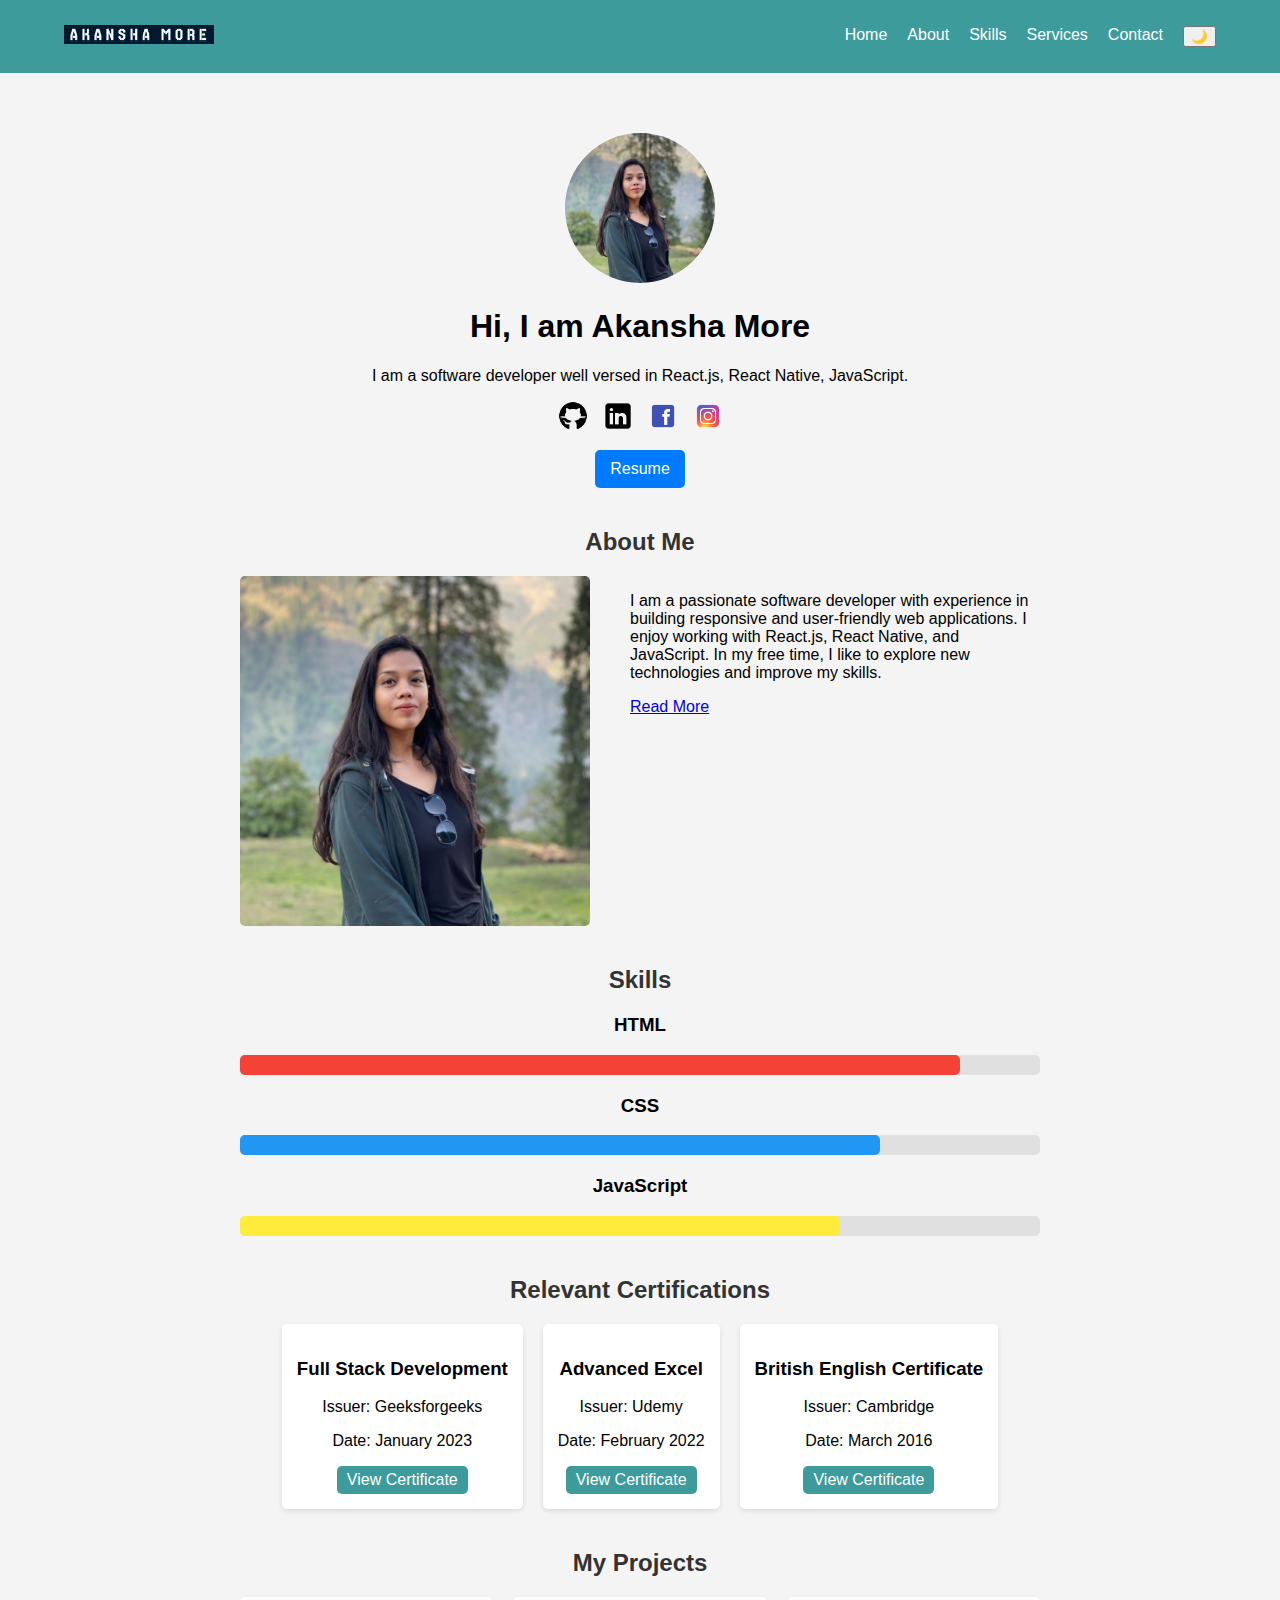
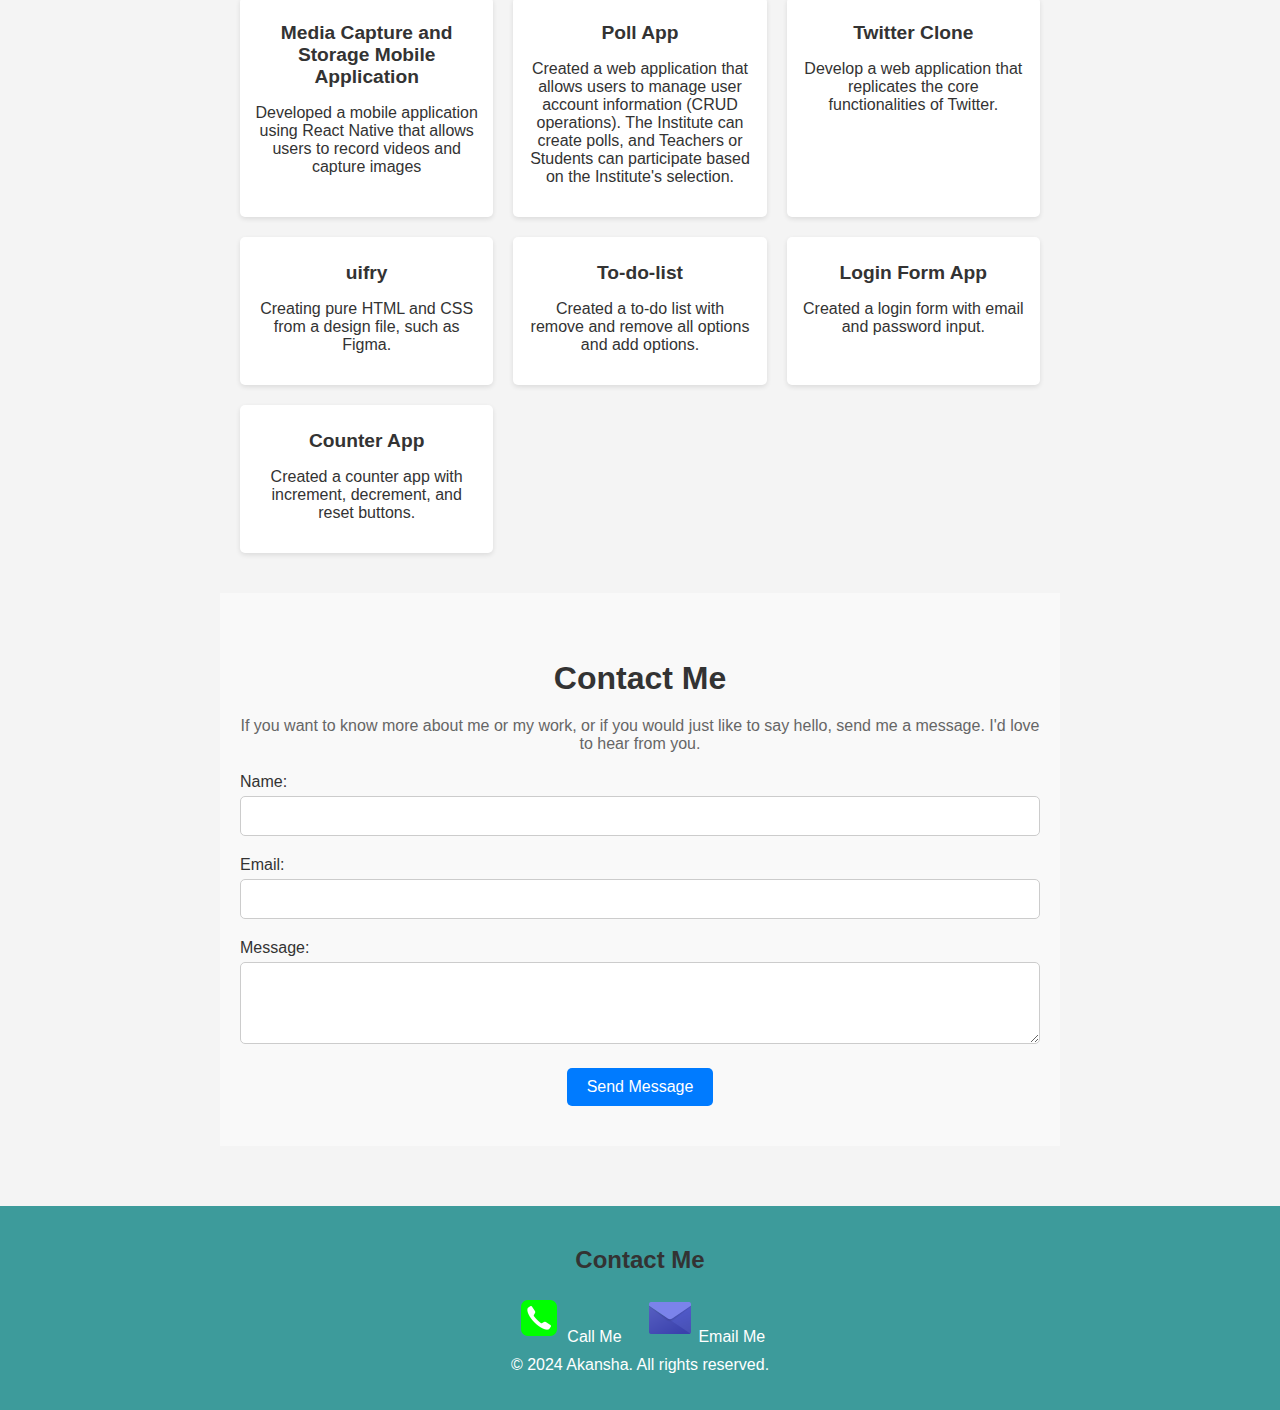
<file: index.html>
<!DOCTYPE html>
<html lang="en">

<head>
    <meta charset="utf-8">
    <meta name="viewport" content="width=device-width, initial-scale=1">
    <title>Akansha More Portfolio</title>
    <link rel="stylesheet" href="index.css">
</head>

<body>
    <!-- Header Section -->
    <header>
        <div class="container">
            <div class="logo">
                <img src="./assets/images/logo.png" alt="Logo" />
            </div>

            <nav>
                <ul>
                    <li><a href="#home">Home</a></li>
                    <li><a href="#about">About</a></li>
                    <li><a href="#skills">Skills</a></li>
                    <li><a href="#projects">Services</a></li>
                    <li><a href="#contact">Contact</a></li>
                    <li><button id="theme-toggle">🌙</button></li>
                </ul>
            </nav>
        </div>
    </header>

    <!-- Main Content -->
    <main>
        <!-- Home Section -->
        <section id="home">
            <div class="details-container">
                <img src="./assets/images/dp.jpeg" class="profile-picture" />
                <h1>Hi, I am Akansha More</h1>
                <p>I am a software developer well versed in React.js, React Native, JavaScript.</p>
                <div class="social-icons">
                    <a href="https://github.com/akanshamore" target="_blank">
                        <img src="./assets/images/github-icon.png" alt="GitHub" />
                    </a>
                    <a href="https://linkedin.com/in/akansha-more/" target="_blank">
                        <img src="./assets/images/linkedin-icon.png" alt="LinkedIn" />
                    </a>
                    <a href="https://www.facebook.com/akansha.more.1" target="_blank">
                        <img src="./assets/images/facebook-icon.png" alt="Facebook" />
                    </a>
                    <a href="https://www.instagram.com/akanshamore21/" target="_blank">
                        <img src="./assets/images/instagram-icon.png" alt="Instagram" />
                    </a>
                </div>
                <a class="resume-icon" target="_blank" href="assets/resume/Akansha_More.pdf">Resume</a>
            </div>
        </section>

        <!-- About Section -->
        <section id="about">
            <h2>About Me</h2>
            <div class="about-container">
                <img src="./assets/images/dp.jpeg" class="about-profile-picture" />
                <div class="about-content">
                    <p>I am a passionate software developer with experience in building responsive and user-friendly web applications. I enjoy working with React.js, React Native, and JavaScript. In my free time, I like to explore new technologies and improve my skills.</p>
                    <a class="read-more-button" href="#more-about">Read More</a>
                </div>
            </div>
        </section>

        <!-- Skills Section -->
        <section id="skills">
            <h2>Skills</h2>
            <div class="skills-container">
                <div class="skill">
                    <h3>HTML</h3>
                    <div class="progress-bar">
                        <div class="progress html"></div>
                    </div>
                </div>
                <div class="skill">
                    <h3>CSS</h3>
                    <div class="progress-bar">
                        <div class="progress css"></div>
                    </div>
                </div>
                <div class="skill">
                    <h3>JavaScript</h3>
                    <div class="progress-bar">
                        <div class="progress js"></div>
                    </div>
                </div>
            </div>
        </section>

        <!-- Certifications Section -->
        <section id="certifications">
            <h2>Relevant Certifications</h2>
            <div class="certifications-container">
                <div class="certification-card">
                    <h3>Full Stack Development</h3>
                    <p>Issuer: Geeksforgeeks</p>
                    <p>Date: January 2023</p>
                    <a href="./assets/images/geeksforgeekscert.pdf" target="_blank" class="cert-button">View Certificate</a>
                </div>
                <div class="certification-card">
                    <h3>Advanced Excel</h3>
                    <p>Issuer: Udemy</p>
                    <p>Date: February 2022</p>
                    <a href="./assets/images/excel.pdf" target="_blank" class="cert-button">View Certificate</a>
                </div>
                <div class="certification-card">
                    <h3>British English Certificate</h3>
                    <p>Issuer: Cambridge</p>
                    <p>Date: March 2016</p>
                    <a href="./assets/images/excel.pdf" target="_blank" class="cert-button">View Certificate</a>
                </div>
            </div>
        </section>

        <!-- Projects Section -->
        <section id="projects">
            <h2>My Projects</h2>
            <div class="projects-container">
                <div class="project-card">
                    <a href="https://github.com/akanshamore/originbluy" target="_blank">
                        <h3>Media Capture and Storage Mobile Application</h3>
                        <p>Developed a mobile application using React Native that allows users to record videos and capture images</p>
                    </a>
                </div>
                <div class="project-card">
                    <a href="https://github.com/akanshamore/poll-app" target="_blank">
                        <h3>Poll App</h3>
                        <p>Created a web application that allows users to manage user account information (CRUD operations). The Institute can create polls, and Teachers or Students can participate based on the Institute's selection.</p>
                    </a>
                </div>
                <div class="project-card">
                    <a href="https://github.com/akanshamore/twitter-clone" target="_blank">
                        <h3>Twitter Clone</h3>
                        <p>Develop a web application that replicates the core functionalities of Twitter.</p>
                    </a>
                </div>
                <div class="project-card">
                    <a href="https://github.com/akanshamore/uifry" target="_blank">
                        <h3>uifry</h3>
                        <p>Creating pure HTML and CSS from a design file, such as Figma.</p>
                    </a>
                </div>
                <div class="project-card">
                    <a href="https://github.com/akanshamore/to-do-list" target="_blank">
                        <h3>To-do-list</h3>
                        <p>Created a to-do list with remove and remove all options and add options.</p>
                    </a>
                </div>
                <div class="project-card">
                    <a href="https://github.com/akanshamore/login-form-app" target="_blank">
                        <h3>Login Form App</h3>
                        <p>Created a login form with email and password input.</p>
                    </a>
                </div>
                <div class="project-card">
                    <a href="https://github.com/akanshamore/the-counter-app" target="_blank">
                        <h3>Counter App</h3>
                        <p>Created a counter app with increment, decrement, and reset buttons.</p>
                    </a>
                </div>
            </div>
        </section>

        <!-- Contact Section -->
        <section id="contact">
            <div class="contact-container">
                <h2>Contact Me</h2>
                <p>If you want to know more about me or my work, or if you would just like to say hello, send me a message. I'd love to hear from you.</p>
                <form id="contact-form">
                    <div class="form-group">
                        <label for="name">Name:</label>
                        <input type="text" id="name" name="name" required>
                    </div>
                    <div class="form-group">
                        <label for="email">Email:</label>
                        <input type="email" id="email" name="email" required>
                    </div>
                    <div class="form-group">
                        <label for="message">Message:</label>
                        <textarea id="message" name="message" rows="4" required></textarea>
                    </div>
                    <button type="submit">Send Message</button>
                </form>
            </div>
        </section>
    </main>

    <!-- Footer Section -->
    <footer>
        <div class="footer-container">
            <h2>Contact Me</h2>
            <a href="tel:+919179683666" class="footer-button">
                <img src="./assets/images/phone-icon.png" alt="Phone Icon" class="icon"> Call Me
            </a>
            <a href="mailto:akanshamore12@outlook.com" class="footer-button">
                <img src="./assets/images/email-icon.png" alt="Email Icon" class="icon"> Email Me
            </a>
            <p class="copyright">© 2024 Akansha. All rights reserved.</p>
        </div>
    </footer>

    <!-- JavaScript for Theme Toggle -->
    <script>
        const themeToggle = document.getElementById('theme-toggle');
        const body = document.body;
        const header = document.querySelector('header');
        const footer = document.querySelector('footer');
    
        themeToggle.addEventListener('click', () => {
            body.classList.toggle('dark-mode');
            header.classList.toggle('dark-mode');
            footer.classList.toggle('dark-mode');
            themeToggle.textContent = body.classList.contains('dark-mode') ? '☀️' : '🌙';
        });
    </script>
</body>

</html>
</file>
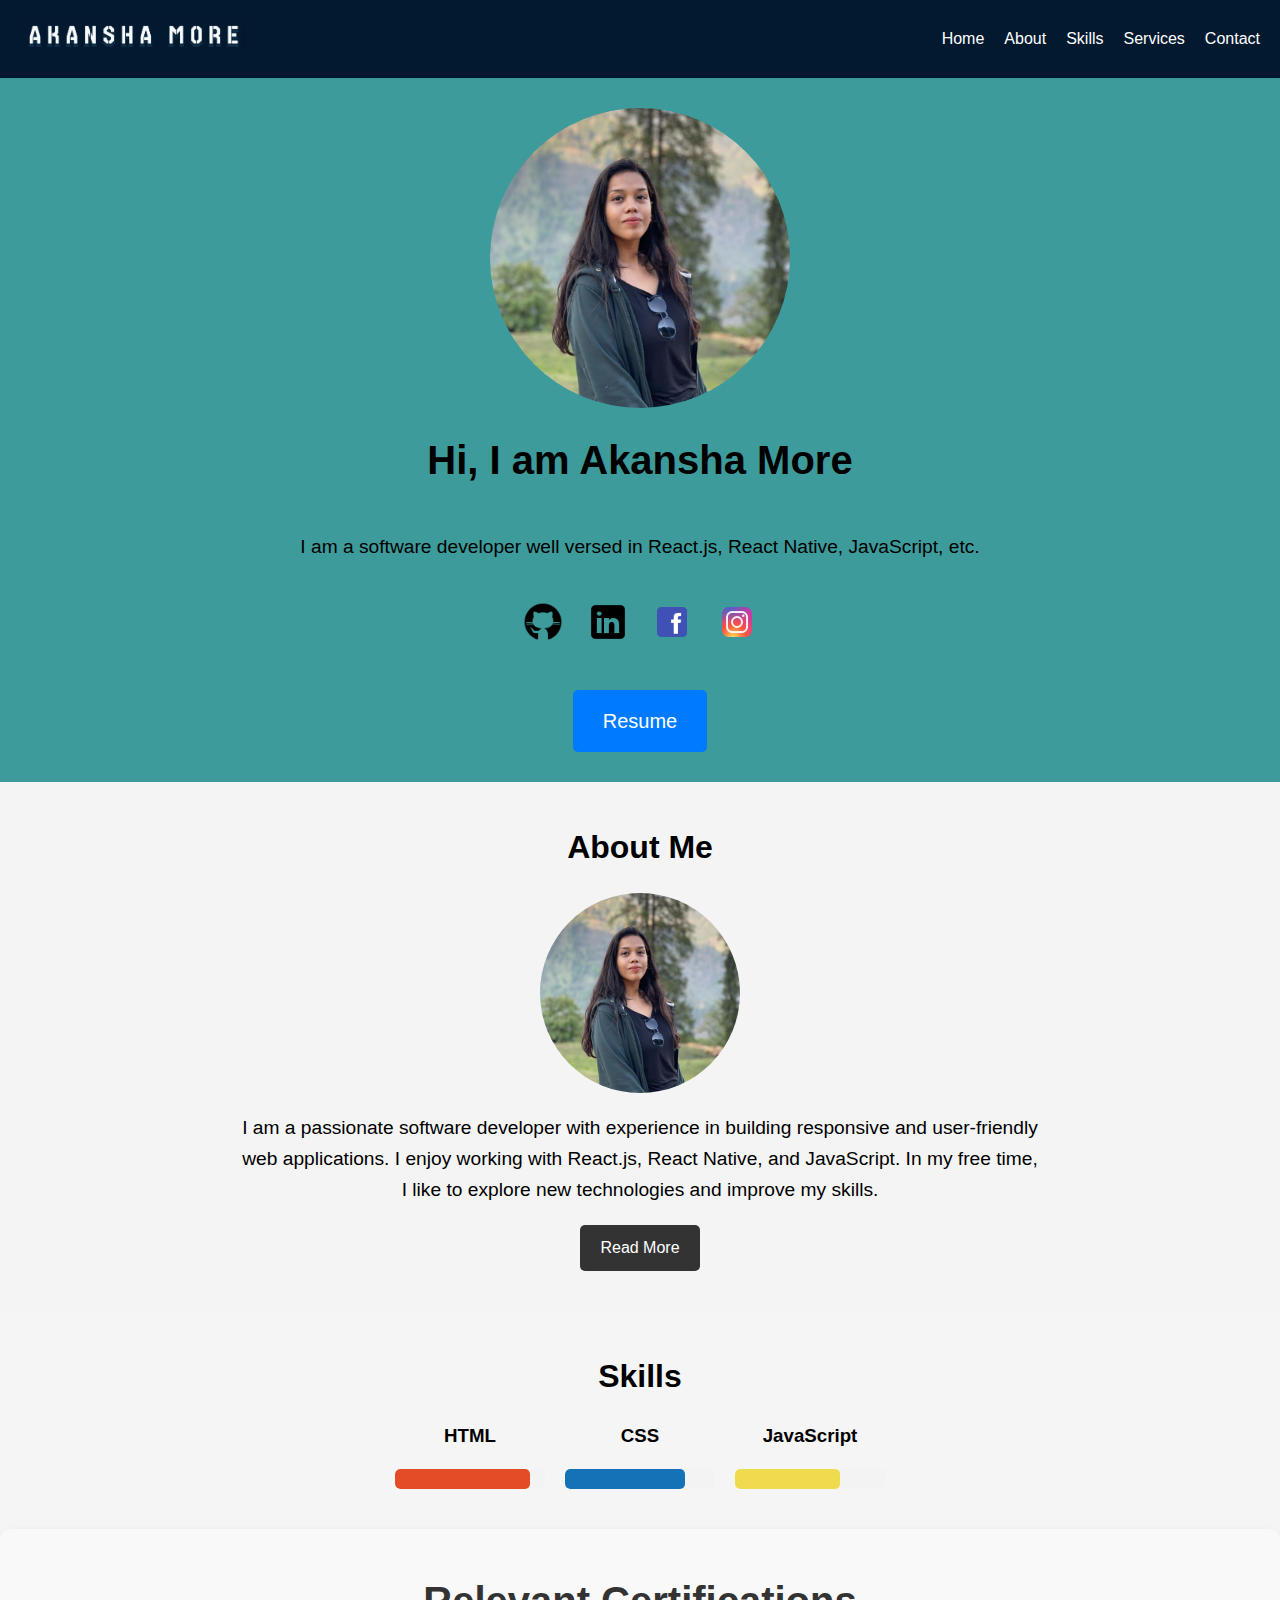
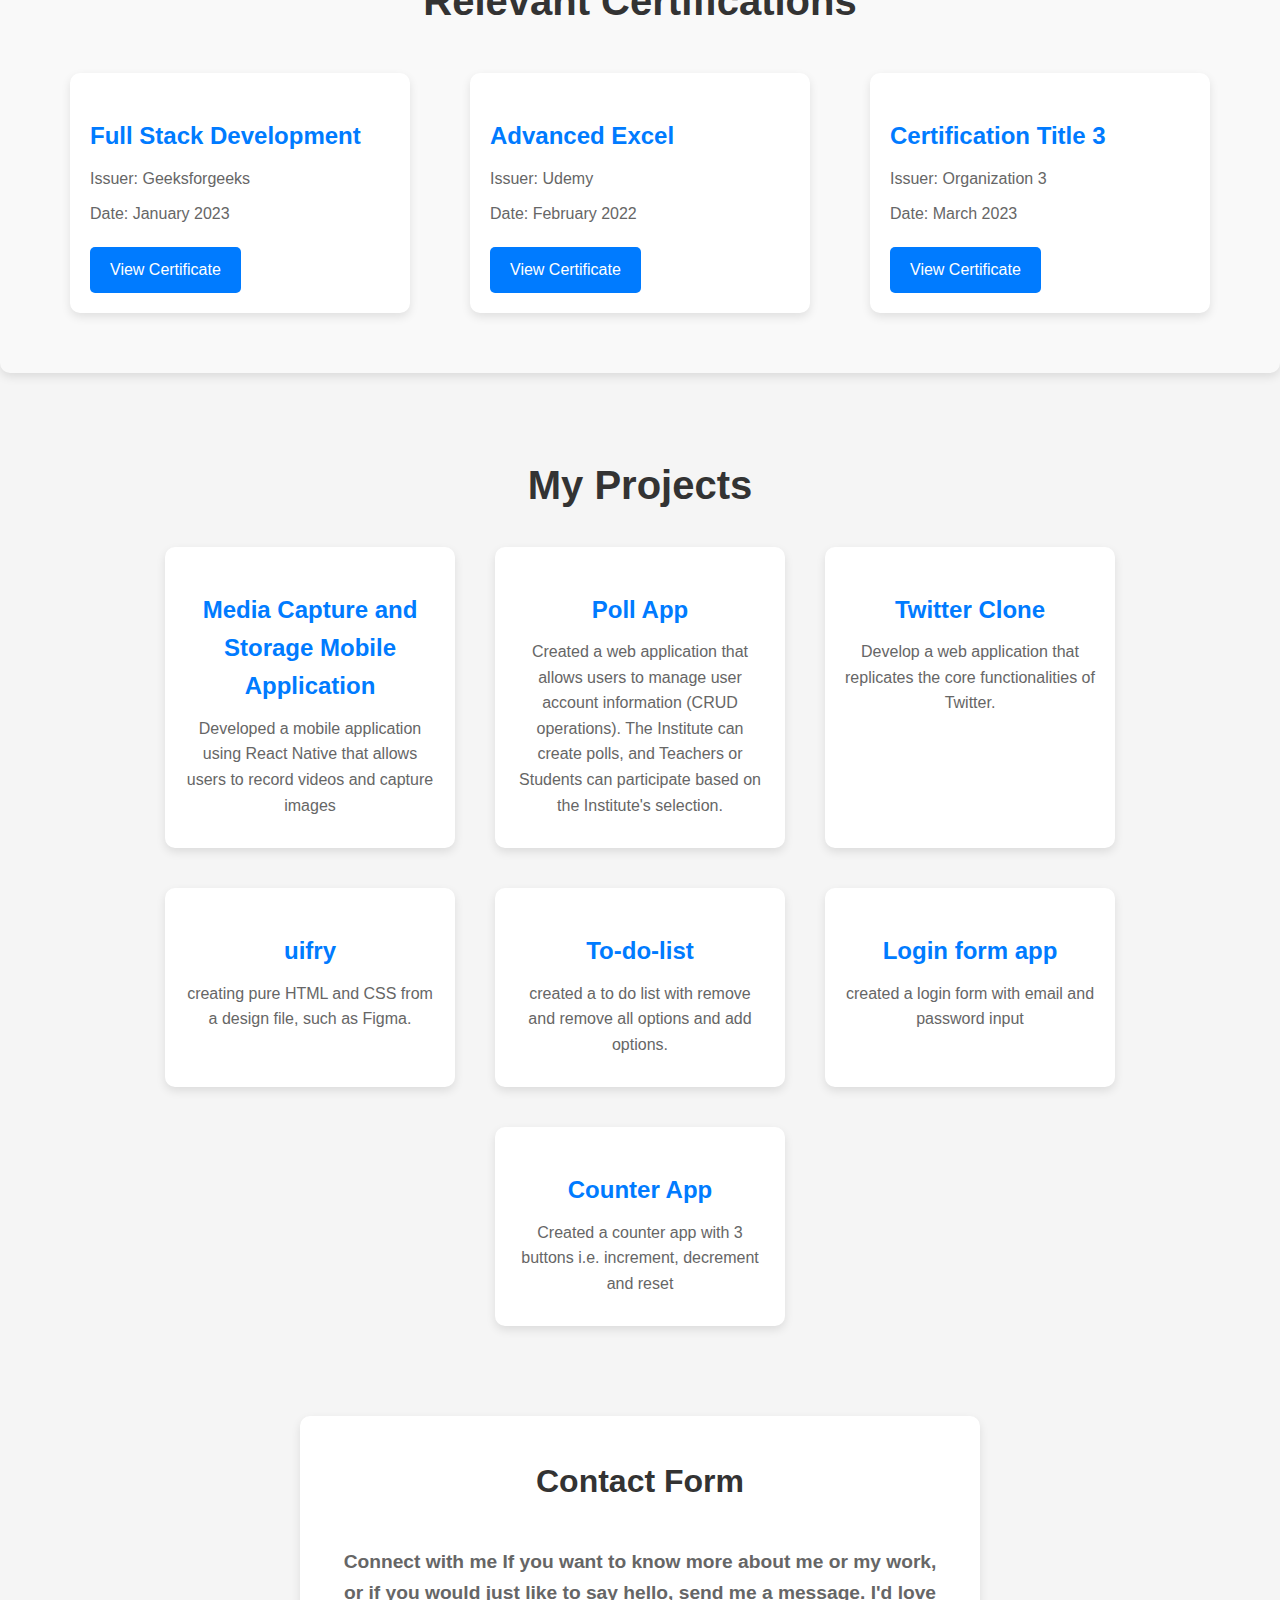
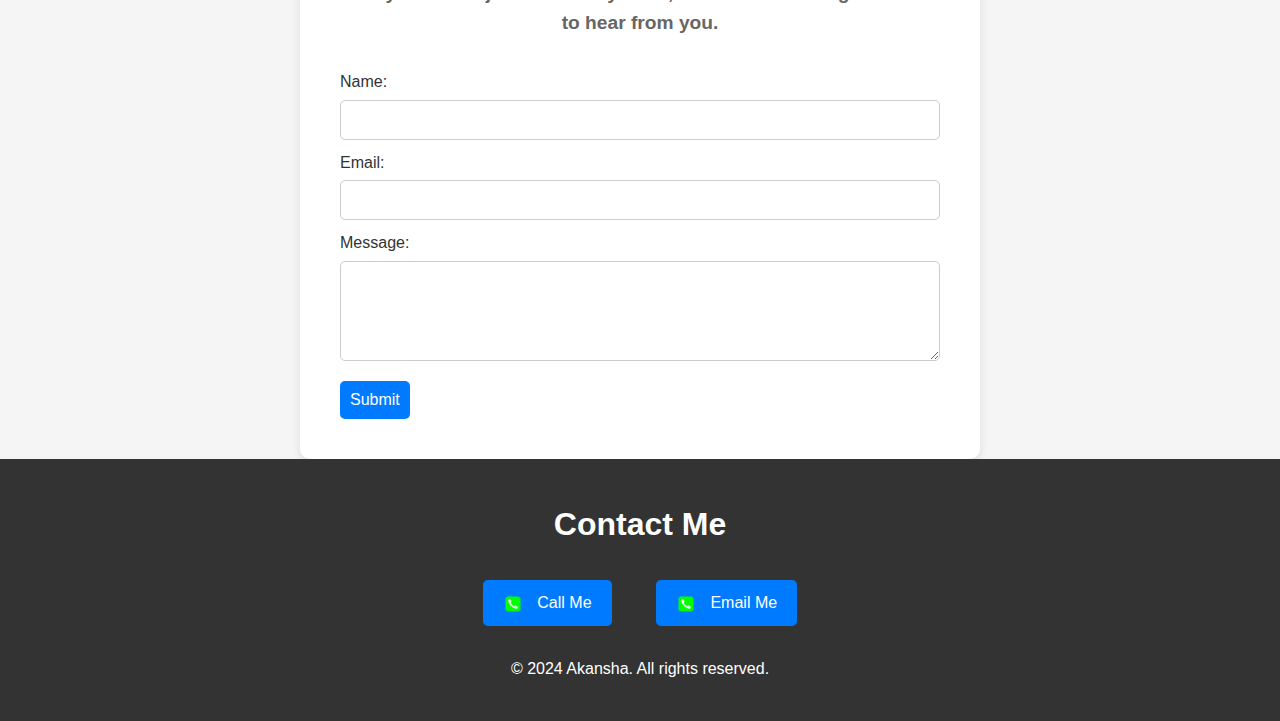
<file: my-portfolio/index.html>
<!DOCTYPE html>
<html lang="en">

<head>
    <meta charset="utf-8">
    <meta name="viewport" content="width=device-width, initial-scale=1">
    <title>Akansha More Portfolio</title>
    <link rel="stylesheet" href="index.css">
</head>

<body>
    <header>
        <div class="container">
            <div class="logo">
                <img src="./assets/images/logo.png" alt="Logo" />
            </div>

            <nav>
                <ul>
                    <li><a href="#home">Home</a></li>
                    <li><a href="#about">About</a></li>
                    <li><a href="#skills">Skills</a></li>
                    <li><a href="#projects">Services</a></li>
                    <li><a href="#contact">Contact</a></li>
                </ul>
            </nav>
        </div>
    </header>

    <main>


        <!-- Below is Home Section -->
        <section id="home">
            <div class="details-container">
                <img src="./assets/images/dp.jpeg" class="profile-picture" />
                <h1>Hi, I am Akansha More</h1>
                <p>I am a software developer well versed in React.js, React Native, JavaScript, etc.</p>
                <div class="social-icons">
                    <a href="https://github.com/akanshamore" target="_blank">
                        <img src="./assets/images/github-icon.png" alt="GitHub" />
                    </a>
                    <a href="linkedin.com/in/akansha-more/" target="_blank">
                        <img src="./assets/images/linkedin-icon.png" alt="LinkedIn" />
                    </a>
                    <a href="https://www.facebook.com/akansha.more.1" target="_blank">
                        <img src="./assets/images/facebook-icon.png" alt="Facebook" />
                    </a>
                    <a href="https://www.instagram.com/akanshamore21/" target="_blank">
                        <img src="./assets/images/instagram-icon.png" alt="Instagram" />
                    </a>
                </div>
                <a class="resume-icon" target="_blank" href="assets/resume/Akansha_React_June24.pdf">Resume</a>
            </div>
        </section>
        <!-- Home Section Ends -->

           <!-- Below is About Section -->
           <section id="about">
            <h2>About Me</h2>
            <div class="about-container">
                <img src="./assets/images/dp.jpeg" class="about-profile-picture" />
                <div class="about-content">
                    <p>I am a passionate software developer with experience in building responsive and user-friendly web applications. I enjoy working with React.js, React Native, and JavaScript. In my free time, I like to explore new technologies and improve my skills.</p>
                    <a class="read-more-button" href="#more-about">Read More</a>
                </div>
            </div>
        </section>
        <!-- About Section Ends -->


        <section id="skills">
            <h2>Skills</h2>
            <div class="skills-container">
                <div class="skill">
                    <h3>HTML</h3>
                    <div class="progress-bar">
                        <div class="progress html"></div>
                    </div>
                </div>
                <div class="skill">
                    <h3>CSS</h3>
                    <div class="progress-bar">
                        <div class="progress css"></div>
                    </div>
                </div>
                <div class="skill">
                    <h3>JavaScript</h3>
                    <div class="progress-bar">
                        <div class="progress js"></div>
                    </div>
                </div>
            </div>
        </section>

        <!-- skills section end -->
<!-- 
        certification begin -->

        <section id="certifications">
            <h2>Relevant Certifications</h2>
            <div class="certifications-container">
                <div class="certification-card">
                    <h3>Full Stack Development</h3>
                    <p>Issuer: Geeksforgeeks</p>
                    <p>Date: January 2023</p>
                    <a href="./assets/images/geeksforgeekscert.pdf" target="_blank" class="cert-button">View Certificate</a>
                </div>
                <div class="certification-card">
                    <h3>Advanced Excel</h3>
                    <p>Issuer: Udemy</p>
                    <p>Date: February 2022</p>
                    <a href="./assets/images/excel.pdf" target="_blank" class="cert-button">View Certificate</a>
                </div>
                <div class="certification-card">
                    <h3>Certification Title 3</h3>
                    <p>Issuer: Organization 3</p>
                    <p>Date: March 2023</p>
                    <a href="certificate3.pdf" target="_blank" class="cert-button">View Certificate</a>
                </div>
            </div>
        </section>

<!-- certication ends -->
<section id="projects">
    <h2>My Projects</h2>
    <div class="projects-container">
        <div class="project-card">
            <a href="https://github.com/akanshamore/originbluy" target="_blank">
                <h3>Media Capture and Storage Mobile Application</h3>
                <p>Developed a mobile application using React Native that allows users to record videos and capture images</p>
            </a>
        </div>
        <div class="project-card">
            <a href="https://github.com/akanshamore/poll-app" target="_blank">
                <h3>Poll App</h3>
                <p>
                    Created a web application that allows users to manage user account information (CRUD operations). The Institute can create polls, and Teachers or Students can participate based on the Institute's selection.</p>
            </a>
        </div>
        <div class="project-card">
            <a href="https://github.com/akanshamore/twitter-clone" target="_blank">
                <h3>Twitter Clone</h3>
                <p>Develop a web application that replicates the core functionalities of Twitter.</p>
            </a>
        </div>
        <div class="project-card">
            <a href="https://github.com/akanshamore/uifry" target="_blank">
                <h3>uifry</h3>
                <p>creating pure HTML and CSS from a design file, such as Figma.</p>
            </a>
        </div>
        <div class="project-card">
            <a href="https://github.com/akanshamore/to-do-list" target="_blank">
                <h3>To-do-list</h3>
                <p>created a to do list with remove and remove all options and add options.</p>
            </a>
        </div>
        <div class="project-card">
            <a href="https://github.com/akanshamore/login-form-app" target="_blank">
                <h3>Login form app</h3>
                <p>created a login form with email and password input</p>
            </a>
        </div>
        <div class="project-card">
            <a href="https://github.com/akanshamore/the-counter-app" target="_blank">
                <h3>Counter App</h3>
                <p>Created a counter app with 3 buttons i.e. increment, decrement and reset</p>
            </a>
        </div>
    </div>
</section>

<section id="contact">
    <h2>Contact Form</h2>
    <h3>Connect with me
        If you want to know more about me or my work, or if you would just
        like to say hello, send me a message. I'd love to hear from you.
    </h3>
    <div id="contactus">
        <form>
            <div class="form-group">
                <label for="name">Name:</label>
                <input type="text" name="name" id="name">
                
                <label for="email">Email:</label>
                <input type="email" name="email" id="email">
                
                <label for="message">Message:</label>
                <textarea name="message" id="message"></textarea>
                
                <button type="submit">Submit</button>
            </div>
        </form>
    </div>
</section>

    </main>



    <footer>
        <div class="footer-container">
            <h2>Contact Me</h2>
            <a href="tel:+919179683666" class="footer-button">
                <img src="./assets/images/phone-icon.png" alt="Phone Icon" class="icon"> Call Me
            </a>
            <a href="mailto:akanshamore12@outlook.com" class="footer-button">
                <img src="./assets/images/phone-icon.png" alt="Email Icon" class="icon"> Email Me
            </a>
            <p class="copyright">© 2024 Akansha. All rights reserved.</p>
        </div>
    </footer>
</body>

</html>
</file>
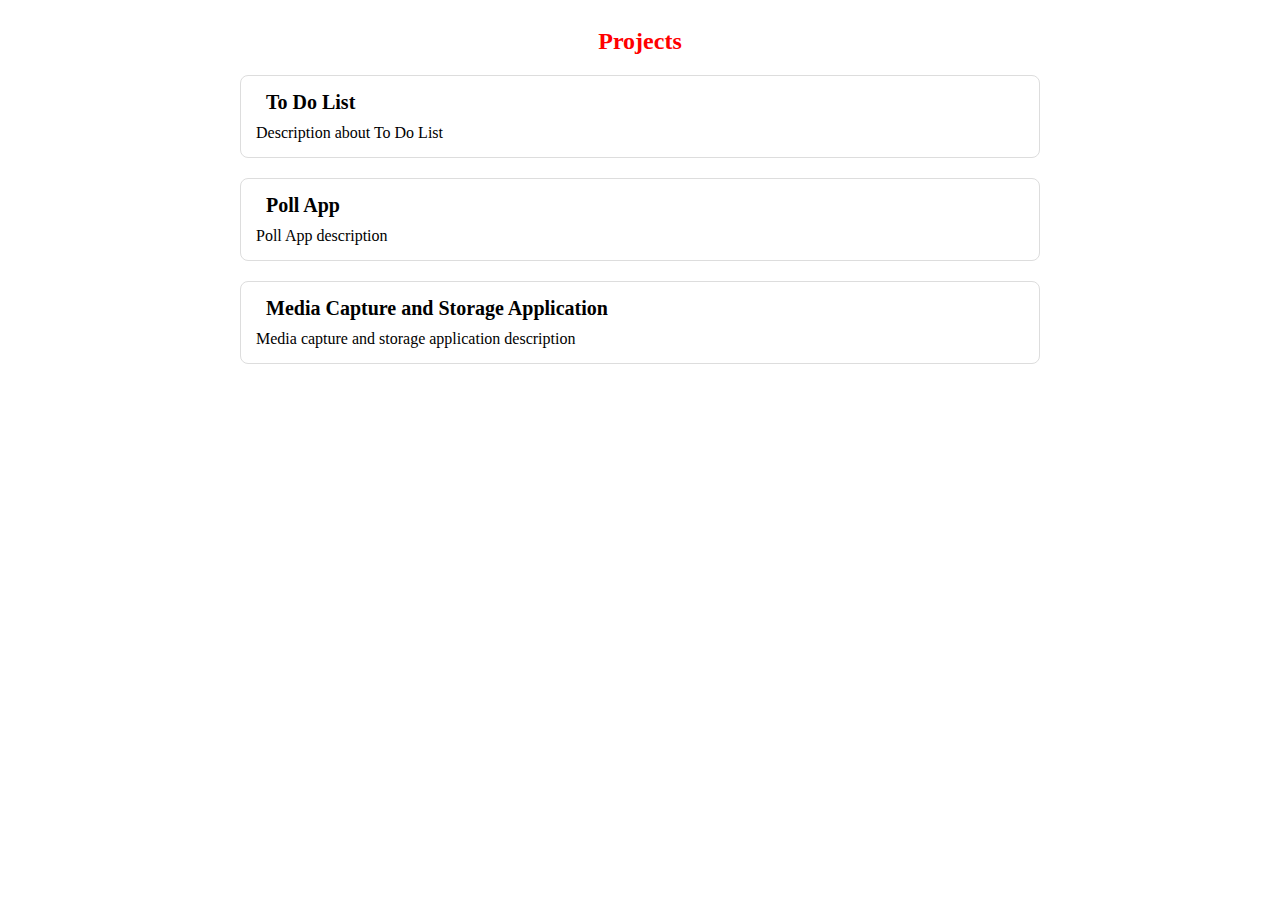
<file: my-portfolio/components/projects.html>
<!DOCTYPE html>
<html lang="en">
<head>
    <meta charset="utf-8">
    <meta name="viewport" content="width=device-width, initial-scale=1">
    <title>Akansha More Projects</title>
    <link rel="stylesheet" href="projects.css">
</head>
<body>
    <div class="projects-container">
        <div class="title-container">
            <span class="title-text">Projects</span>
        </div>

        <div class="project-section">
            <div class="project-title">
                <a href = "https://github.com/akanshamore/originbluy" target="_blank" class="project-link">
                <span>To Do List</span>
                </a>
            </div>
            <p class="project-description">Description about To Do List</p>
        </div>

        <div class="project-section">
            <div class="project-title">
                <a href="https://github.com/akanshamore/poll-app" target="_blank" class="project-link">
                <span>Poll App</span>
                </a>
            </div>
            <p class="project-description">Poll App description</p>
        </div>

        <div class="project-section">
            <div class="project-title">

                <a href = "https://github.com/akanshamore/originbluy" target="_blank" class="project-link">
                <span>Media Capture and Storage Application</span>
                </a>
            </div>
            <p class="project-description">Media capture and storage application description</p>
        </div>
    </div>
</body>
</html>
</file>
<file: index.css>
body,
html {
    margin: 0;
    padding: 0;
    height: 100%;
    font-family: Arial, sans-serif;
    background-color: #f4f4f4;
}

header {
    background-color: rgb(61, 155, 155);
    color: white;
    padding: 10px 0;
    position: sticky;
    top: 0;
    z-index: 1000;
}

.container {
    width: 90%;
    max-width: 1200px;
    margin: 0 auto;
    display: flex;
    justify-content: space-between;
    align-items: center;

    @media (max-width: 768px) {
        flex-direction: column;
    }
}

.logo img {
    width: 150px;
}

nav ul {
    list-style: none;
    display: flex;
    gap: 20px;
}

nav a {
    color: white;
    text-decoration: none;
}

nav a:hover {
    text-decoration: underline;
}

main {
    padding: 20px;
}

section {
    margin: 40px 0;
}

h2 {
    text-align: center;
    color: #333;
}

.details-container,

.skills-container,
.projects-container,
.contact-container {
    max-width: 800px;
    margin: 0 auto;
    text-align: center;
}

.about-container{
    max-width: 800px;
    margin: 0 auto;
    display: flex;
    justify-content: space-between;
    @media (max-width: 768px) {
        flex-direction: column;
    }
}

.profile-picture {
    width: 150px;
    border-radius: 50%;
}

.about-profile-picture {
    width: 350px;
    border-radius: 5px;
    margin-right: 40px;
}

.social-icons {
    display: flex;
    justify-content: center;
    gap: 15px;
}

.social-icons img {
    width: 30px;
    transition: transform 0.3s;
}

.social-icons img:hover {
    transform: scale(1.1);
}

.resume-icon {
    display: inline-block;
    background-color: #007bff;
    color: white;
    padding: 10px 15px;
    text-decoration: none;
    border-radius: 5px;
    margin-top: 15px;
}

.resume-icon:hover {
    background-color: #0056b3;
}

.skill {
    margin: 20px 0;
}

.progress-bar {
    background-color: #e0e0e0;
    border-radius: 5px;
    width: 100%;
    height: 20px;
}

.progress {
    height: 100%;
    border-radius: 5px;
}

.html {
    width: 90%;
    background-color: #f44336;
}

.css {
    width: 80%;
    background-color: #2196F3;
}

.js {
    width: 75%;
    background-color: #FFEB3B;
}

.projects-container {
    display: grid;
    grid-template-columns: repeat(auto-fill, minmax(200px, 1fr));
    gap: 20px;
}

.project-card {
    background-color: white;
    padding: 15px;
    border-radius: 5px;
    box-shadow: 0 2px 5px rgba(0, 0, 0, 0.1);
    transition: transform 0.2s;
}

.project-card:hover {
    transform: translateY(-5px);
}

.project-card a {
    text-decoration: none;
    color: #333;
}

.project-card h3 {
    margin: 10px 0;
    font-size: 1.2em;
}

.certifications-container {
    display: flex;
    justify-content: center;
    gap: 20px;
    @media (max-width: 768px) {
        flex-direction: column;
    }
}

.certification-card {
    background-color: white;
    padding: 15px;
    border-radius: 5px;
    box-shadow: 0 2px 5px rgba(0, 0, 0, 0.1);
    text-align: center;
}

.cert-button {
    display: inline-block;
    background-color: rgb(61, 155, 155);
    color: white;
    padding: 5px 10px;
    text-decoration: none;
    border-radius: 5px;
}

.cert-button:hover {
    background-color: #0056b3;
}

.contact-container {
    background-color: #f9f9f9;
    padding: 40px 20px;
    text-align: center;
}

#contact h2 {
    font-size: 2em;
    margin-bottom: 20px;
    color: #333;
}

#contact p {
    margin-bottom: 20px;
    color: #666;
}

#contact-form {
    display: flex;
    flex-direction: column;
    align-items: center;
}

.form-group {
    width: 100%;
    margin-bottom: 20px;
    text-align: left;
}

label {
    display: block;
    margin-bottom: 5px;
    color: #333;
}

input,
textarea {
    width: 100%;
    padding: 10px;
    border: 1px solid #ccc;
    border-radius: 5px;
    font-size: 1em;
    box-sizing: border-box;
}

button[type="submit"] {
    padding: 10px 20px;
    background-color: #007bff;
    color: white;
    border: none;
    border-radius: 5px;
    font-size: 1em;
    cursor: pointer;
    transition: background-color 0.3s;
}

button[type="submit"]:hover {
    background-color: #0056b3;
}


footer {
    background-color: rgb(61, 155, 155);
}
.footer-container {
    text-align: center;
    color: white;
    padding: 20px;
}

.footer-button {
    color: white;
    text-decoration: none;
    margin: 0 10px;
}

.footer-button:hover {
    text-decoration: underline;
}

.copyright {
    margin-top: 10px;
}




header.dark-mode {
    background-color: #444; /* Darker header */
}

footer.dark-mode {
    background-color: #444; /* Darker footer */
    color: white;
}
</file>
<file: my-portfolio/index.css>
body,
html {
    margin: 0;
    padding: 0;
    height: 100%;
    font-family: Arial, sans-serif;
}

.container {
    display: flex;
    justify-content: space-between;
    align-items: center;
    padding: 20px;
    background: #021930;
    color: white;
}

.logo img {
    height: 30px;
}

nav ul {
    list-style-type: none;
    margin: 0;
    padding: 0;
    display: flex;
    gap: 20px;
}

nav ul li {
    display: inline;
}

nav ul li a {
    color: white;
    text-decoration: none;
}

nav ul li a:hover {
    text-decoration: underline;
}


.details-container {
    display: flex;
    flex-direction: column;
    align-items: center;
    justify-content: center;
    padding: 30px;
    background-color: rgb(61, 155, 155);
    
}
.details-container h1 {
    font-size: 2.5em;
    margin: 20px 0;
}

.details-container p {
    font-size: 1.2em;
    margin: 20px 0;
}
.details-container .social-icons {
    margin: 20px 0;
}
.details-container .social-icons a {
    display: inline-block;
    margin: 0 10px;
    transition: transform 0.3s ease;
}
.details-container .social-icons a:hover {
    transform: scale(1.1);
}
.details-container .social-icons img {
    width: 40px;
    height: 40px;
}

.profile-picture {

    width: 300px;
    border-radius: 150px;
    transition: transform 0.3s ease, box-shadow 0.3s ease;
    animation: pulse 3s ease;
}

.profile-picture:hover {
    transform: scale(1.1);
    box-shadow: 0 0 20px rgba(0, 0, 0, 0.3);
}
@keyframes pulse {
    0% {
        transform: scale(1);
        box-shadow: 0 0 0 rgba(0, 0, 0, 0.4);
    }
    50% {
        transform: scale(1.05);
        box-shadow: 0 0 20px rgba(0, 0, 0, 0.2);
    }
    100% {
        transform: scale(1);
        box-shadow: 0 0 0 rgba(0, 0, 0, 0.4);
    }
}

.resume-icon {
    display: inline-block;
    padding: 15px 30px;
    margin-top: 20px;
    font-size: 20px;
    color: white;
    background-color: #007BFF;
    border: none;
    border-radius: 5px;
    text-decoration: none;
    cursor: pointer;
    transition: background-color 0.3s ease;
}

.resume-icon:hover {
    background-color: #0056b3;
}

/* About section styling */
#about {
    padding: 40px 20px;
    background-color: #f4f4f4;
    text-align: center;
}

#about h2 {
    font-size: 2em;
    margin-bottom: 20px;
}

.about-container {
    display: flex;
    flex-direction: column;
    align-items: center;
    max-width: 800px;
    margin: 0 auto;
}

.about-container img {
    width: 200px;
    height: 200px;
    border-radius: 50%;
    object-fit: cover;
    margin-bottom: 20px;
}

.about-content {
    text-align: center;
}

.about-content p {
    font-size: 1.2em;
    margin-bottom: 20px;
}

.read-more-button {
    display: inline-block;
    padding: 10px 20px;
    background-color: #333;
    color: white;
    text-decoration: none;
    border-radius: 5px;
    transition: background-color 0.3s ease;
}

.read-more-button:hover {
    background-color: #ff6347; /* Change to any color you prefer */
}



#skills {
    text-align: center;
    margin: 40px 0;
}

.skills-container {
    display: flex;
    justify-content: center;
    gap: 20px;
}

.skill {
    width: 150px;
}

h2 {
    font-size: 2em;
    margin-bottom: 20px;
}

.progress-bar {
    width: 100%;
    background-color: #f3f3f3;
    border-radius: 5px;
    overflow: hidden;
    height: 20px;
}

.progress {
    height: 100%;
    border-radius: 5px;
    transition: width 0.5s;
}

.html {
    width: 90%; /* Change percentage as needed */
    background-color: #e34c26;
}

.css {
    width: 80%; /* Change percentage as needed */
    background-color: #1572b6;
}

.js {
    width: 70%; /* Change percentage as needed */
    background-color: #f0db4f;
}


#certifications {
    text-align: center;
    margin: 40px 0;
    background-color: #f9f9f9;
    padding: 40px 20px;
    border-radius: 10px;
    box-shadow: 0 4px 10px rgba(0, 0, 0, 0.1);
}

#certifications h2 {
    font-size: 2.5em;
    color: #333;
    margin-bottom: 20px;
}

.certifications-container {
    display: flex;
    justify-content: center;
    gap: 20px;
    flex-wrap: wrap;
}

.certification-card {
    background-color: white;
    padding: 20px;
    border-radius: 10px;
    box-shadow: 0 4px 10px rgba(0, 0, 0, 0.1);
    width: 300px;
    margin: 20px;
    text-align: left;
}

.certification-card h3 {
    font-size: 1.5em;
    color: #007bff;
    margin-bottom: 10px;
}

.certification-card p {
    color: #666;
    margin-bottom: 10px;
}

.cert-button {
    display: inline-block;
    padding: 10px 20px;
    margin-top: 10px;
    border: none;
    border-radius: 5px;
    background-color: #007bff;
    color: white;
    text-decoration: none;
    font-size: 16px;
    transition: background-color 0.3s, transform 0.2s;
    cursor: pointer;
}

.cert-button:hover {
    background-color: #0056b3;
    transform: translateY(-2px);
}

.cert-button:active {
    transform: translateY(0);
}



/* Reset some basic styles */
body, h2, p {
    margin: 0;
    padding: 0;
    font-family: Arial, sans-serif;
}

body {
    background-color: #f5f5f5;
    line-height: 1.6;
}

#projects {
    text-align: center;
    margin: 40px 0;
    padding: 40px 20px;
}

#projects h2 {
    font-size: 2.5em;
    color: #333;
    margin-bottom: 20px;
}

.projects-container {
    display: flex;
    flex-wrap: wrap;
    justify-content: center;
    gap: 20px;
}

.project-card {
    background-color: white;
    padding: 20px;
    border-radius: 10px;
    box-shadow: 0 4px 10px rgba(0, 0, 0, 0.1);
    width: 250px;
    margin: 10px;
    transition: transform 0.3s, box-shadow 0.3s;
    cursor: pointer;
}

.project-card a {
    text-decoration: none;
    color: inherit;
}

.project-card h3 {
    font-size: 1.5em;
    color: #007bff;
    margin-bottom: 10px;
}

.project-card p {
    color: #666;
    margin-bottom: 10px;
}

.project-card:hover {
    transform: translateY(-5px);
    box-shadow: 0 8px 15px rgba(0, 0, 0, 0.2);
}

@media (max-width: 768px) {
    .projects-container {
        flex-direction: column;
        align-items: center;
    }

    .project-card {
        width: 80%;
    }
}

.footer-container {
    text-align: center;
    padding: 40px 20px;
    background-color: #333;
    color: #fff;
}

.footer-container h2 {
    font-size: 2em;
    margin-bottom: 20px;
}

.footer-button {
    display: inline-block;
    margin: 10px 20px;
    padding: 10px 20px;
    background-color: #007bff;
    color: #fff;
    text-decoration: none;
    border-radius: 5px;
    transition: background-color 0.3s;
}

.footer-button:hover {
    background-color: #0056b3;
}

.icon {
    width: 20px;
    height: 20px;
    margin-right: 10px;
    vertical-align: middle;
}

.contact-info {
    display: none;
}

.contact-info.visible {
    display: block;
    margin-top: 10px;
    color: #fff;
}

.footer-container p {
    margin-top: 20px;
}



#contact {
    width: 100%;
    max-width: 600px;
    background-color: #fff;
    padding: 40px;
    border-radius: 10px;
    box-shadow: 0 4px 10px rgba(0, 0, 0, 0.1);
    text-align: center;
    display: flex;
    flex-direction: column;
    align-self: center;
    margin: auto;
}

#contact h2 {
    font-size: 2em;
    margin-bottom: 20px;
    color: #333;
}

#contact h3 {
    font-size: 1.2em;
    margin-bottom: 20px;
    color: #666;
}

#contactus .form-group {
    display: flex;
    flex-direction: column;
    align-items: flex-start;
}

#contactus label {
    margin-top: 10px;
    font-size: 1em;
    color: #333;
}

#contactus input, #contactus textarea {
    margin-top: 5px;
    padding: 10px;
    border: 1px solid #ccc;
    border-radius: 5px;
    font-size: 1em;
    width: 100%;
    box-sizing: border-box;
}

#contactus textarea {
    height: 100px;
}

#contactus button {
    margin-top: 20px;
    padding: 10px;
    border: none;
    border-radius: 5px;
    background-color: #007bff;
    color: #fff;
    font-size: 1em;
    cursor: pointer;
    transition: background-color 0.3s;
}

#contactus button:hover {
    background-color: #0056b3;
}
</file>
<file: my-portfolio/components/projects.css>
.projects-container {
    padding: 20px;
    max-width: 800px;
    margin: 0 auto;
}

.title-container {
    text-align: center;
    margin-bottom: 20px;
}

.title-text {
    font-size: 24px;
    font-weight: bold;
    color: #ff0000; /* Red text color */
}

.project-section {
    border: 1px solid #ddd;
    padding: 15px;
    margin-bottom: 20px;
    border-radius: 8px;
}

.project-title {
    display: flex;
    align-items: center;
    font-size: 20px;
    font-weight: bold;
    margin-bottom: 10px;
}


.project-link{



    color: inherit;
    text-decoration: none;
}

.project-link:hover {
    text-decoration: underline;
}

.project-title span {
    margin-left: 10px;
}

.project-description {
    margin: 0;
    font-size: 16px;
}
</file>
